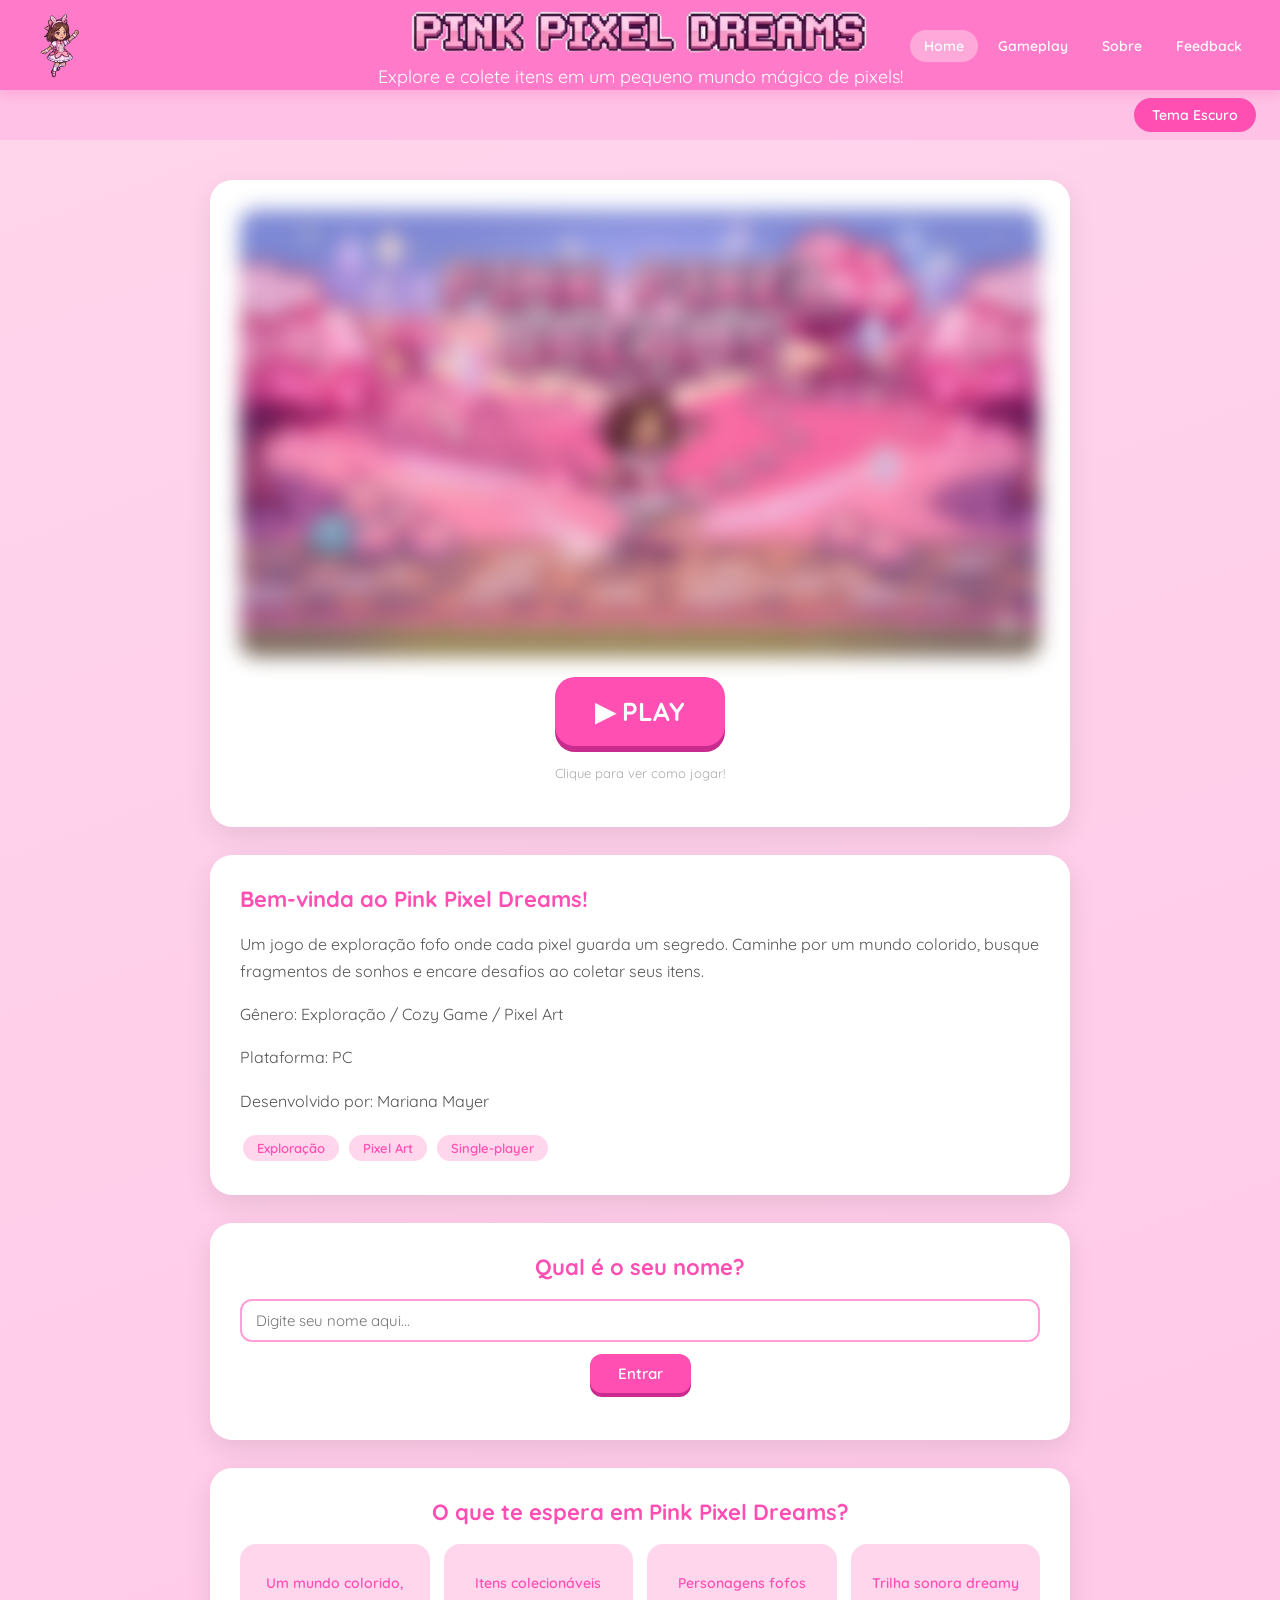
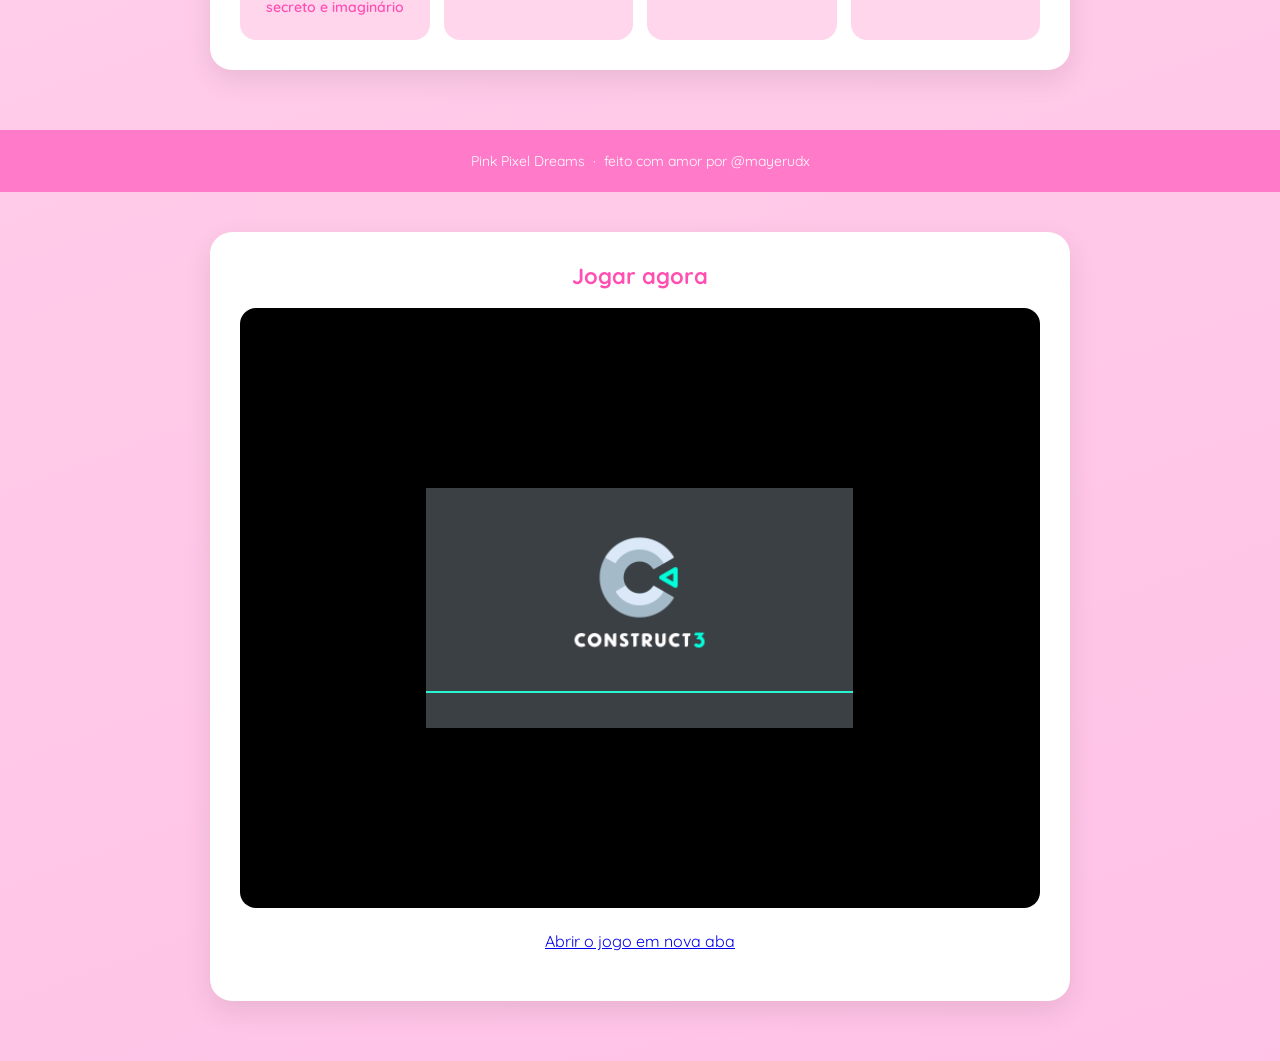
<file: index.html>
<!DOCTYPE html>
<html lang="pt-br">
<head>
  <meta charset="UTF-8">
  <meta name="viewport" content="width=device-width, initial-scale=1.0">
  <title>Pink Pixel Dreams
  </title>
  <link rel="stylesheet" href="style.css">
</head>
<body>

  <nav>
    <a class="nav-logo" href="index.html">
      <img src="imgs/lunavitoria.png" alt="Logo">
    </a>

    <div class="nav-title">
      <img src="imgs/logojogo.png" class="nav-logo-img">
      <p class="nav-title-sub">Explore e colete itens em um pequeno mundo mágico de pixels!
      </p>
    </div>

    <ul class="nav-links">
      <li>
        <a href="index.html" class="active">Home
      </a>
    </li>
      <li>
        <a href="gameplay.html">Gameplay
        </a>
      </li>
      <li>
        <a href="sobre.html">Sobre
        </a>
      </li>
      <li>
        <a href="feedback.html">Feedback
        </a>
      </li>
    </ul>
    <button class="hamburger" id="hamburger" aria-label="Menu">
      <span></span><span></span><span></span>
    </button>
  </nav>

  <div class="barra-tema">
    <button id="btnTema" onclick="alterarTema()"> Tema Escuro
    </button>
  </div>

  <div class="mobile-menu" id="mobileMenu">
    <a href="index.html" class="active"> Home
    </a>
    <a href="gameplay.html"> Gameplay
    </a>
    <a href="sobre.html"> Sobre
    </a>
    <a href="feedback.html"> Feedback
    </a>
  </div>

  <div class="container">

    <div class="box box-center" id="caixa1">
      <img id="imgJogo" src="imgs/ilustraçaojogo.png" class="img-jogo">
      <button class="play" onclick="window.location.href='gameplay.html'">▶ PLAY</button>
      <p class="texto-clique">Clique para ver como jogar!
      </p>
    </div>

    <div class="box" id="caixa2">
      <h2>Bem-vinda ao Pink Pixel Dreams!
      </h2>
      <p id="descricaoJogo">
      </p>
      <p id="generoJogo">
      </p>
      <p id="plataformaJogo">
      </p>
      <p id="desenvolvedoraJogo">
      </p>
      <div class="tags-container">
        <span class="tag">Exploração</span>
        <span class="tag">Pixel Art</span>
        <span class="tag">Single-player</span>
      </div>
    </div>

    <div class="box box-center" id="caixa3">
      <h2>Qual é o seu nome? 
      </h2>
      <input type="text" id="inputNome" placeholder="Digite seu nome aqui..." class="input-nome">
      <button onclick="saudar()" class="btn-entrar">Entrar </button>
      <p id="saudacao" class="texto-saudacao">
      </p>
    </div>

    <div class="box box-center" id="caixa4">
      <h2>O que te espera em Pink Pixel Dreams?
      </h2>
      <div class="grid-cards">
        <div class="card-item">
          <div class="card-icone">
          </div>
          <p class="card-texto">Um mundo colorido, secreto e imaginário
          </p>
        </div>
        <div class="card-item">
          <div class="card-icone">
          </div>
          <p class="card-texto">Itens colecionáveis
          </p>
        </div>
        <div class="card-item">
          <div class="card-icone">
          </div>
          <p class="card-texto">Personagens fofos
          </p>
        </div>
        <div class="card-item">
          <div class="card-icone">
          </div>
          <p class="card-texto">Trilha sonora dreamy
          </p>
        </div>
      </div>
    </div>

  </div>

  <footer>
    Pink Pixel Dreams &nbsp;·&nbsp; feito com amor por @mayerudx 
  </footer>

  <script src="nav.js"></script>
  <script>

  
    const nomeJogo = "Pink Pixel Dreams"
    const descricao = "Um jogo de exploração fofo onde cada pixel guarda um segredo. Caminhe por um mundo colorido, busque fragmentos de sonhos e encare desafios ao coletar seus itens."
    const genero = " Gênero: Exploração / Cozy Game / Pixel Art"
    const plataforma = " Plataforma: PC"
    const desenvolvedora = " Desenvolvido por: Mariana Mayer"


    document.getElementById("descricaoJogo").innerHTML = descricao
    document.getElementById("generoJogo").innerHTML = genero
    document.getElementById("plataformaJogo").innerHTML = plataforma
    document.getElementById("desenvolvedoraJogo").innerHTML = desenvolvedora

    
    const anoLancamento = 2026
    var anoAtual = new Date().getFullYear()

    if (anoAtual === anoLancamento) {
      alert("Grande Lançamento! Pink Pixel Dreams chegou esse ano!")
    }

    
    var idade = prompt("Olá! Quantos anos você tem?")

    if (idade >= 10) {
      alert("Acesso liberado! Bem-vinda ao Pink Pixel Dreams! ")
      document.getElementById("imgJogo").style.filter = "blur(0px)"
    } else {
      alert("Acesso negado! Este jogo é para maiores de 10 anos. ")
    }

    
    function saudar() {
      var nome = document.getElementById("inputNome").value
      document.getElementById("saudacao").innerHTML = "Olá, " + nome + "! Seja bem-vinda ao Pink Pixel Dreams! 🌸"
    }

    
    var temaEscuro = false

    if (localStorage.getItem("tema") === "escuro") {
      temaEscuro = true
      document.body.style.background = "linear-gradient(160deg, #2d1b4e, #1a0a2e)"
      document.body.style.color = "white"
      document.querySelector("nav").style.background = "#1a0a2e"
      document.querySelector(".barra-tema").style.background = "#2d1b4e"
      document.getElementById("caixa1").style.background = "#3b2060"
      document.getElementById("caixa2").style.background = "#3b2060"
      document.getElementById("caixa3").style.background = "#3b2060"
      document.getElementById("caixa4").style.background = "#3b2060"
      document.getElementById("caixa1").style.color = "white"
      document.getElementById("caixa2").style.color = "white"
      document.getElementById("caixa3").style.color = "white"
      document.getElementById("caixa4").style.color = "white"
      document.getElementById("btnTema").innerHTML = "Tema Claro"

      const paragrafos = document.getElementsByTagName("p")
      const i = 0
      while (i < paragrafos.length) {
        paragrafos[i].style.color = "white"
        i = i + 1
      }
    }

    
    function alterarTema() {
      const btn = document.getElementById("btnTema")
      const caixa1 = document.getElementById("caixa1")
      const caixa2 = document.getElementById("caixa2")
      const caixa3 = document.getElementById("caixa3")
      const caixa4 = document.getElementById("caixa4")

      temaEscuro = !temaEscuro

      if (temaEscuro) {
        document.body.style.background = "linear-gradient(160deg, #2d1b4e, #1a0a2e)"
        document.body.style.color = "white"
        document.querySelector("nav").style.background = "#1a0a2e"
        document.querySelector(".barra-tema").style.background = "#2d1b4e"
        caixa1.style.background = "#3b2060"
        caixa2.style.background = "#3b2060"
        caixa3.style.background = "#3b2060"
        caixa4.style.background = "#3b2060"
        caixa1.style.color = "white"
        caixa2.style.color = "white"
        caixa3.style.color = "white"
        caixa4.style.color = "white"
        btn.innerHTML = "Tema Claro"
        localStorage.setItem("tema", "escuro")

        var paragrafos = document.getElementsByTagName("p")
        var i = 0
        while (i < paragrafos.length) {
          paragrafos[i].style.color = "white"
          i = i + 1
        }

      } else {
        document.body.style.background = ""
        document.body.style.color = ""
        document.querySelector("nav").style.background = ""
        document.querySelector(".barra-tema").style.background = ""
        caixa1.style.background = ""
        caixa2.style.background = ""
        caixa3.style.background = ""
        caixa4.style.background = ""
        caixa1.style.color = ""
        caixa2.style.color = ""
        caixa3.style.color = ""
        caixa4.style.color = ""
        btn.innerHTML = " Tema Escuro"
        localStorage.setItem("tema", "claro")

        var paragrafos = document.getElementsByTagName("p")
        var i = 0
        while (i < paragrafos.length) {
          paragrafos[i].style.color = ""
          i = i + 1
        }
      }
    }

  </script>

  <div class="container">
    <div class="box box-center">
      <h2> Jogar agora</h2>
      <iframe width="100%" height="600" src="jogo/index.html" style="border:none; border-radius:16px"></iframe>
      <p><a href="jogo/index.html" target="_blank">Abrir o jogo em nova aba</a></p>
    </div>
  </div>

  </body>
</html>
</body>
</html>
</file>
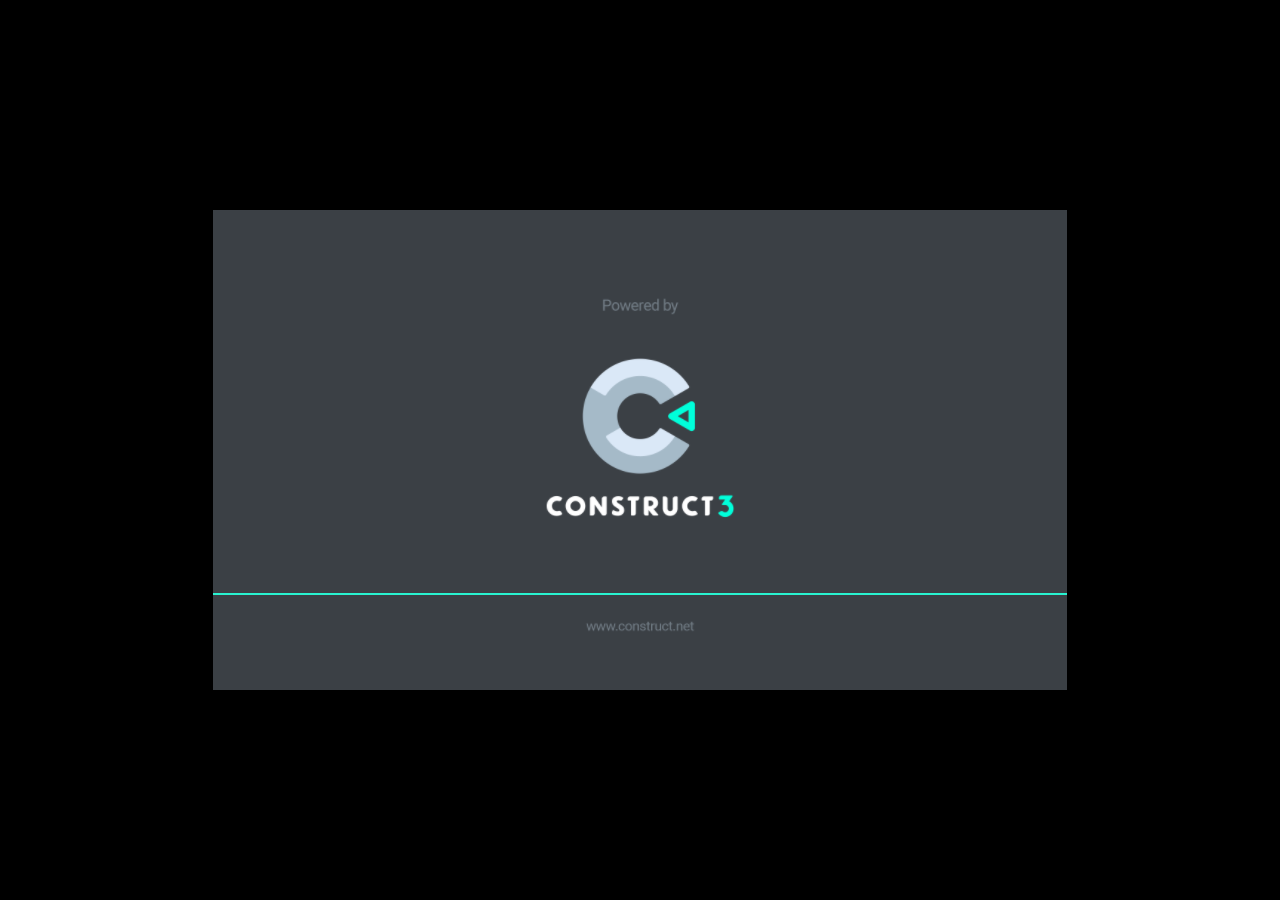
<file: jogo/index.html>
<!DOCTYPE html>
<html>
<head>
    <meta charset="UTF-8">
	<title>pink pixel dreams</title>
	<meta name="viewport" content="width=device-width, initial-scale=1.0, maximum-scale=1.0, minimum-scale=1.0, user-scalable=no">
	
	<!-- Made with Construct, the game and app creator :: https://www.construct.net -->
	<meta name="generator" content="Scirra Construct">



	<link rel="manifest" href="appmanifest.json">
	<link rel="apple-touch-icon" sizes="128x128" href="icons/icon-128.png">
	<link rel="apple-touch-icon" sizes="256x256" href="icons/icon-256.png">
	<link rel="apple-touch-icon" sizes="512x512" href="icons/icon-512.png">
	<link rel="icon" type="image/png" href="icons/icon-512.png">

	<link rel="stylesheet" href="style.css">



</head> 
 
<body>

	

<script>
if (location.protocol.substr(0, 4) === "file")
{
	alert("Web exports won't work until you upload them. (When running on the file: protocol, browsers block many features from working for security reasons.)");
}
</script>
	
	<noscript>
		<div id="notSupportedWrap">
			<h2 id="notSupportedTitle">This content requires JavaScript</h2>
			<p class="notSupportedMessage">JavaScript appears to be disabled. Please enable it to view this content.</p>
		</div>
	</noscript>
	<script src="scripts/modernjscheck.js"></script>
	<script src="scripts/supportcheck.js"></script>
	<script src="scripts/offlineclient.js" type="module"></script>
	<script src="scripts/main.js" type="module"></script>
	<script src="scripts/register-sw.js" type="module"></script>

</body> 
</html>
</file>
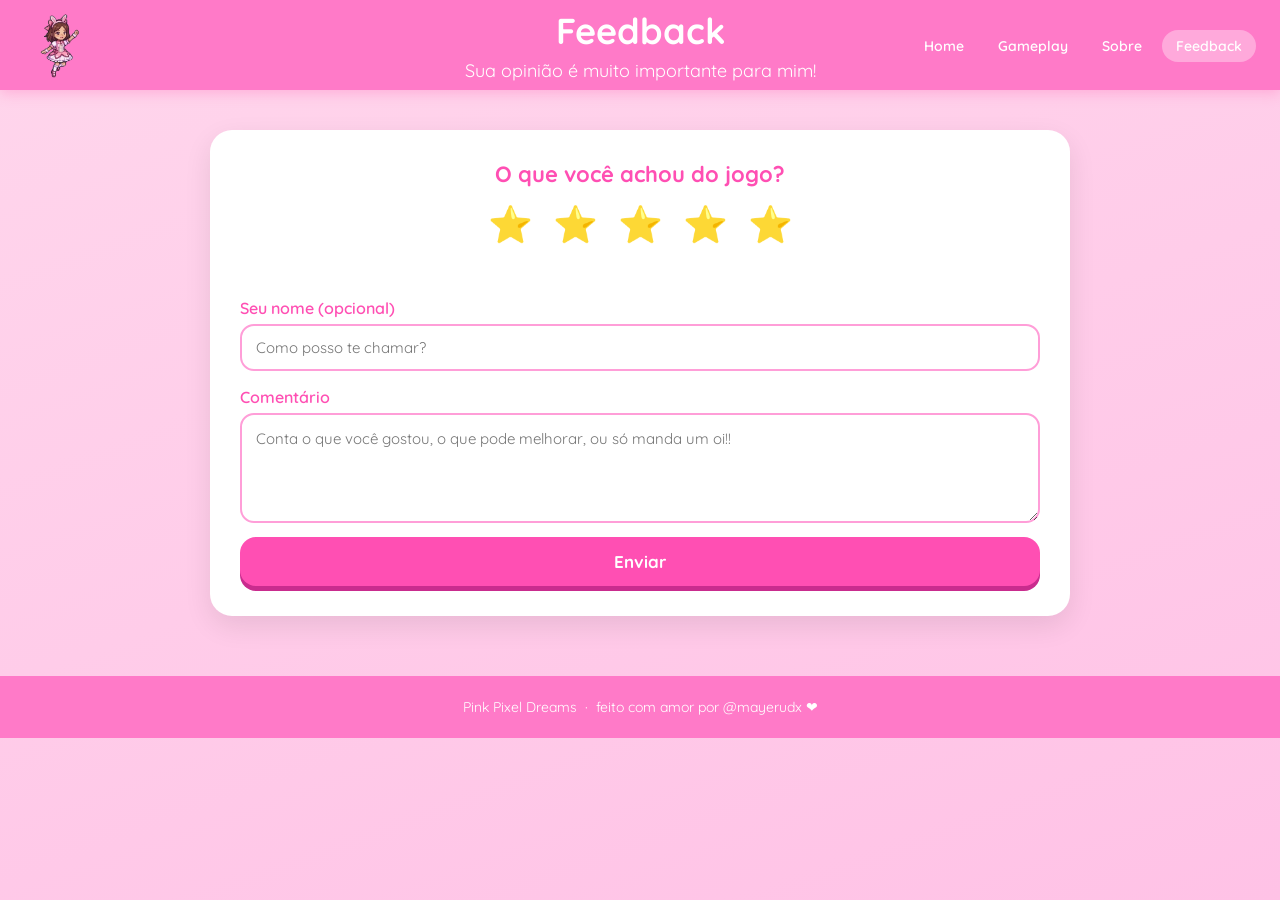
<file: feedback.html>
<!DOCTYPE html>
<html lang="pt-br">
<head>
  <meta charset="UTF-8">
  <meta name="viewport" content="width=device-width, initial-scale=1.0">
  <title>Feedback · Pink Pixel Dreams
  </title>
  <link rel="stylesheet" href="style.css">
</head>
<body>

  <nav>
    <a class="nav-logo" href="index.html">
      <img src="imgs/lunavitoria.png" alt="Logo">
    </a>

    <div class="nav-title">
      <p class="nav-title-main">Feedback
      </p>
      <p class="nav-title-sub">Sua opinião é muito importante para mim!
      </p>
    </div>

    <ul class="nav-links">
      <li>
        <a href="index.html">Home</a>
      </li>
      <li>
        <a href="gameplay.html">Gameplay
        </a>
      </li>
      <li>
        <a href="sobre.html">Sobre
        </a>
      </li>
      <li>
        <a href="feedback.html" class="active">Feedback
        </a>
      </li>
    </ul>
    <button class="hamburger" id="hamburger" aria-label="Menu">
      <span></span><span></span><span></span>
    </button>
  </nav>

  <div class="page-title-mobile">
    <p class="ptm-main">Feedback
    </p>
    <p class="ptm-sub">Sua opinião é muito importante para mim!
    </p>
  </div>

  <div class="mobile-menu" id="mobileMenu">
    <a href="index.html"> Home
    </a>
    <a href="gameplay.html"> Gameplay
    </a>
    <a href="sobre.html"> Sobre
    </a>
    <a href="feedback.html" class="active"> Feedback
    </a>
  </div>


  <div class="container">

    <div class="box" id="caixa1">
      <h2 style="text-align:center">O que você achou do jogo?
      </h2>


      <div class="stars-row" id="starsRow" aria-label="Avaliação">
        <button class="star-btn" data-val="1" aria-label="1 estrela">⭐</button>
        <button class="star-btn" data-val="2" aria-label="2 estrelas">⭐</button>
        <button class="star-btn" data-val="3" aria-label="3 estrelas">⭐</button>
        <button class="star-btn" data-val="4" aria-label="4 estrelas">⭐</button>
        <button class="star-btn" data-val="5" aria-label="5 estrelas">⭐</button>
      </div>
      <p id="starLabel" style="text-align:center; color:#ff9ed8; font-size:15px; min-height:22px; margin:0 0 20px"></p>

      <div class="feedback-form">
        <label for="nome">Seu nome (opcional)
        </label>
        <input type="text" id="nome" placeholder="Como posso te chamar?" autocomplete="off">

        <label for="comentario">Comentário
        </label>
        <textarea id="comentario" placeholder="Conta o que você gostou, o que pode melhorar, ou só manda um oi!!"></textarea>

        <button
           class="btn-send" onclick="enviarFeedback()">Enviar 
        </button>
      </div>
    </div>

    <div class="box success-msg" id="caixa2">
      <div
       style="font-size:50px; margin-bottom:10px">
      </div>
      <p style="font-size:22px; font-weight:700; color:#ff4fb3; margin:0 0 8px">Obrigada pelo feedback!
      </p>
      <p style="color:#888">Sua opinião me ajuda muito a melhorar o jogo!!
      </p>
      <button class="btn-send" style="margin-top:10px" onclick="voltarForm()">Enviar outro feedback
      </button>
    </div>

    <div class="box" id="caixa3" style="display:none">
      <h2>💬 Feedbacks recentes
      </h2>
      <div id="listaFeedbacks" style="display:flex; flex-direction:column; gap:12px; margin-top:8px">
      </div>
    </div>

  </div>

  <footer>
    Pink Pixel Dreams &nbsp;·&nbsp; feito com amor por @mayerudx ❤
  </footer>

  <script src="nav.js">
  </script>
  <script>

  
    let notaSelecionada = 0;
    const feedbacks = [];

    const stars   = document.querySelectorAll('.star-btn');
    const starLbl = document.getElementById('starLabel');

    function pintarEstrel(n) {
      stars.forEach((s, i) => {
        if (i < n) {
          s.textContent = '⭐';
          s.classList.add('lit');
        } else {
          s.textContent = '🌟';
          s.classList.remove('lit');
        }
      });
    }

    stars.forEach(btn => {
      btn.addEventListener('mouseenter', () => {
        const v = +btn.dataset.val;
        pintarEstrel(v);
        starLbl.textContent = labels[v];
      });
      btn.addEventListener('mouseleave', () => {
        pintarEstrel(notaSelecionada);
        starLbl.textContent = notaSelecionada ? labels[notaSelecionada] : '';
      });
      btn.addEventListener('click', () => {
        notaSelecionada = +btn.dataset.val;
        pintarEstrel(notaSelecionada);
        starLbl.textContent = labels[notaSelecionada];
      });
    });

    function enviarFeedback() {
      const nome       = document.getElementById('nome').value.trim();
      const comentario = document.getElementById('comentario').value.trim();

      if (!notaSelecionada) {
        starLbl.textContent = '⚠️ Escolha uma nota antes de enviar!';
        starLbl.style.color = '#ff7ac8';
        return;
      }
      if (!comentario) {
        document.getElementById('comentario').focus();
        return;
      }

      feedbacks.unshift({ nome: nome || 'Anônimo ', nota: notaSelecionada, comentario });

      document.getElementById('caixa1').style.display = 'none';
      document.getElementById('caixa2').style.display = 'block';
      renderFeedbacks();
    }

    function voltarForm() {
      document.getElementById('caixa1').style.display = 'block';
      document.getElementById('caixa2').style.display = 'none';
      document.getElementById('nome').value       = '';
      document.getElementById('comentario').value = '';
      notaSelecionada = 0;
      pintarEstrel(0);
      starLbl.textContent = '';
      starLbl.style.color = '#ff9ed8';
    }

    function renderFeedbacks() {
      if (!feedbacks.length) return;
      const lista = document.getElementById('listaFeedbacks');
      const box   = document.getElementById('caixa3');
      box.style.display = 'block';
      lista.innerHTML = feedbacks.map(f => `
        <div style="background:#ffd6ec; border-radius:14px; padding:14px 16px">
          <div style="display:flex; justify-content:space-between; align-items:center; margin-bottom:6px; flex-wrap:wrap; gap:4px">
            <span style="font-weight:700; color:#ff4fb3">${f.nome}</span>
            <span style="font-size:18px">${'⭐'.repeat(f.nota)}</span>
          </div>
          <p style="margin:0; font-size:14px; color:#555">${f.comentario}</p>
        </div>
      `).join('');
    }
  </script>

  <script>
    if (localStorage.getItem("tema") === "escuro") {
      document.body.style.background = "linear-gradient(160deg, #2d1b4e, #1a0a2e)"
      document.body.style.color = "white"
      document.querySelector("nav").style.background = "#1a0a2e"
      document.getElementById("caixa1").style.background = "#3b2060"
      document.getElementById("caixa2").style.background = "#3b2060"
      document.getElementById("caixa1").style.color = "white"
      document.getElementById("caixa2").style.color = "white"

      var paragrafos = document.getElementsByTagName("p")
      var i = 0
      while (i < paragrafos.length) {
        paragrafos[i].style.color = "white"
        i = i + 1
      }
    }
  </script>
</body>
</html>
</file>
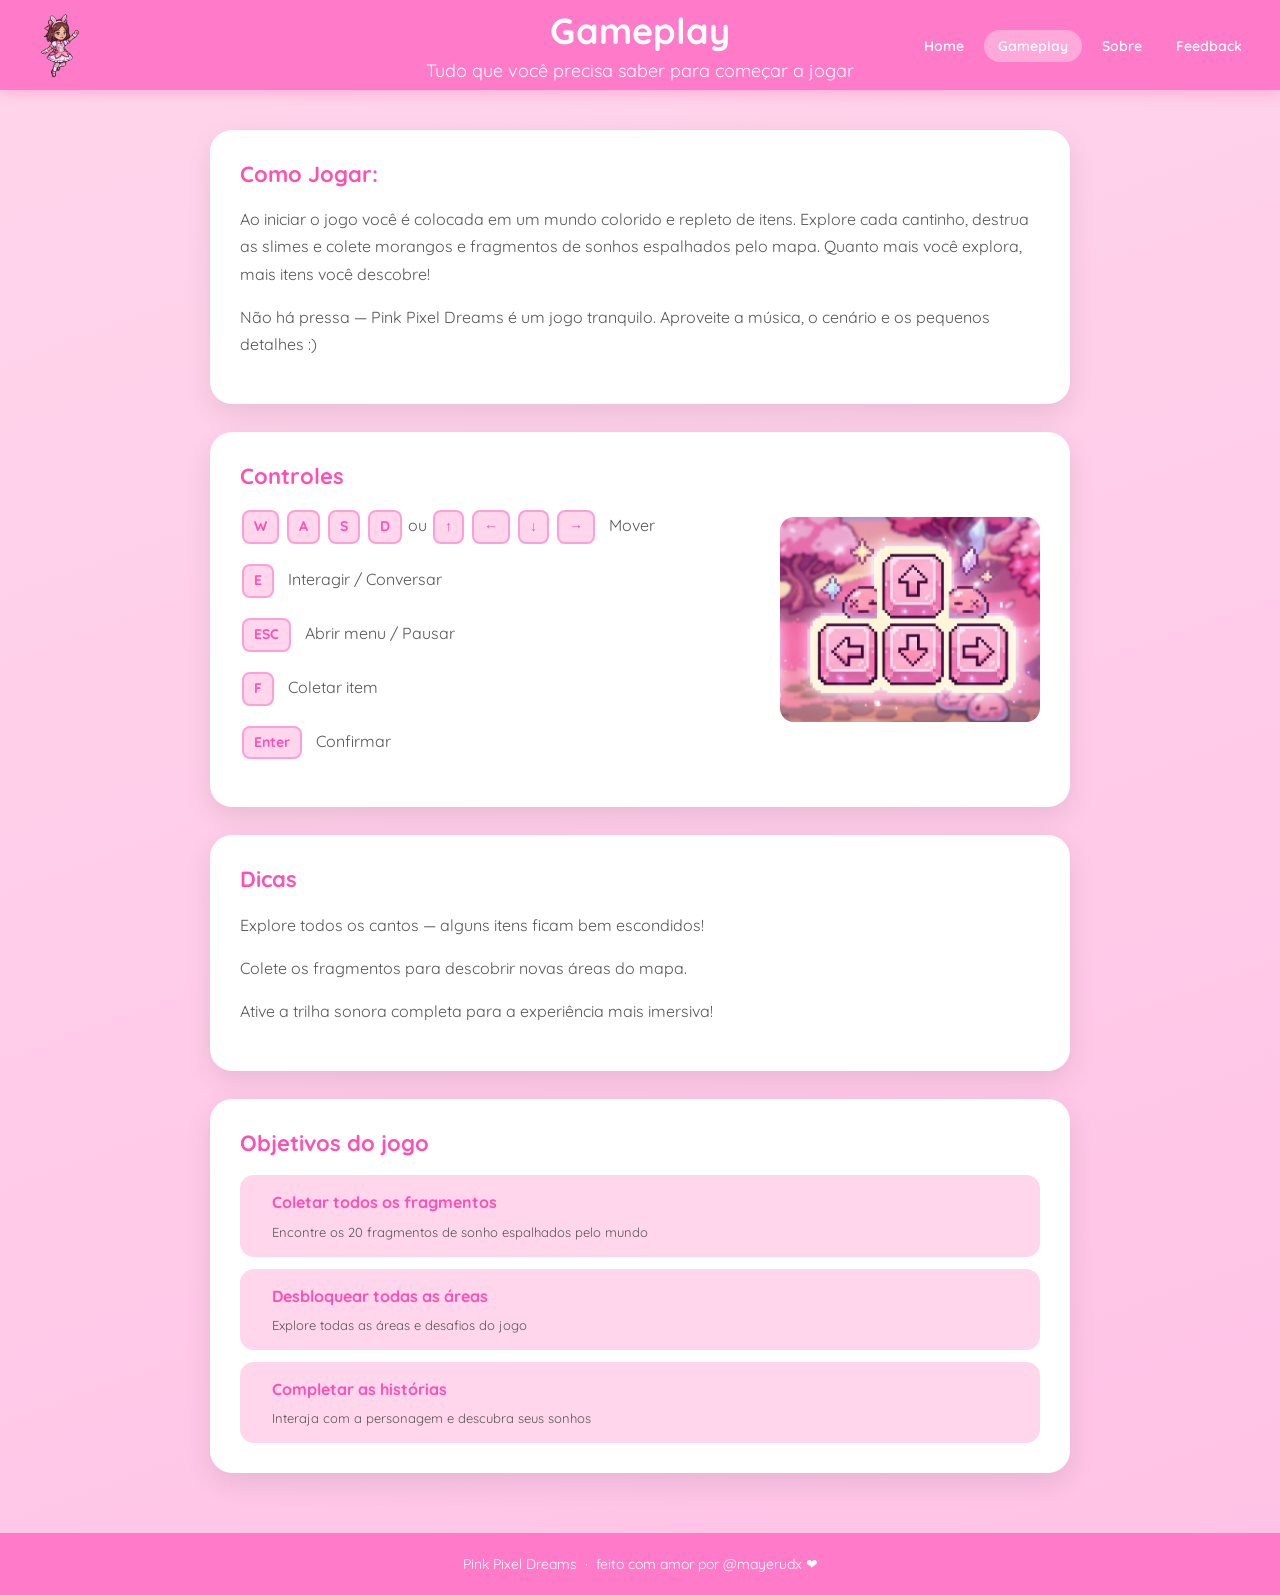
<file: gameplay.html>
<!DOCTYPE html>
<html lang="pt-br">
<head>
  <meta charset="UTF-8">
  <meta name="viewport" content="width=device-width, initial-scale=1.0">
  <title>Gameplay · Pink Pixel Dreams
  </title>
  <link rel="stylesheet" href="style.css">
</head>
<body>

  <nav>
    <a class="nav-logo" href="index.html">
      <img src="imgs/lunavitoria.png" alt="Logo">
    </a>

    <div class="nav-title">
      <p class="nav-title-main">Gameplay
      </p>
      <p class="nav-title-sub">Tudo que você precisa saber para começar a jogar
      </p>
    </div>

    <ul class="nav-links">
      <li>
        <a href="index.html">Home
        </a>
      </li>
      <li>
        <a href="gameplay.html" class="active">Gameplay
        </a>
      </li>
      <li>
        <a href="sobre.html">Sobre
        </a>
      </li>
      <li>
        <a href="feedback.html">Feedback
        </a>
      </li>
    </ul>
    <button class="hamburger" id="hamburger" aria-label="Menu">
      <span></span><span></span><span></span>
    </button>
  </nav>

  <div class="page-title-mobile">
    <p class="ptm-main">Gameplay
    </p>
    <p class="ptm-sub">Tudo que você precisa saber para começar a jogar
    </p>
  </div>

  <div class="mobile-menu" id="mobileMenu">
    <a href="index.html"> Home
    </a>
    <a href="gameplay.html" class="active"> Gameplay
    </a>
    <a href="sobre.html"> Sobre
    </a>
    <a href="feedback.html"> Feedback
    </a>
  </div>

  <div class="container">

    <div class="box" id="caixa1">
      <h2>Como Jogar:
      </h2>
      <p>
        Ao iniciar o jogo você é colocada em um mundo colorido e repleto de itens.
        Explore cada cantinho, destrua as slimes e colete morangos e fragmentos de
        sonhos espalhados pelo mapa. Quanto mais você explora, mais itens você descobre!
      </p>
      <p>
        Não há pressa — Pink Pixel Dreams é um jogo tranquilo. Aproveite a música,
        o cenário e os pequenos detalhes :)
      </p>
    </div>

    <div class="box controls-box" id="caixa2">
      <div class="controls-text">
        <h2> Controles
        </h2>
        <p>
          <span class="key">W</span>
          <span class="key">A</span>
          <span class="key">S</span>
          <span class="key">D</span>
          ou
          <span class="key">↑</span>
          <span class="key">←</span>
          <span class="key">↓</span>
          <span class="key">→</span>
          &nbsp; Mover
        </p>
        <p><span class="key">E</span> &nbsp; Interagir / Conversar
        </p>
        <p><span class="key">ESC</span> &nbsp; Abrir menu / Pausar
        </p>
        <p><span class="key">F</span> &nbsp; Coletar item
        </p>
        <p><span class="key">Enter</span> &nbsp; Confirmar
        </p>
      </div>
      <img src="imgs/teclas.png" alt="Imagem das teclas">
    </div>

    <div class="box" id="caixa3">
      <h2>Dicas
      </h2>
      <p>Explore todos os cantos — alguns itens ficam bem escondidos!</p>
      <p>Colete os fragmentos para descobrir novas áreas do mapa.</p>
      <p>Ative a trilha sonora completa para a experiência mais imersiva!</p>
    </div>

    <div class="box" id="caixa4">
      <h2>Objetivos do jogo
      </h2>
      <div class="objetivos">
        <div class="objetivo-item">
          <span class="objetivo-icone"></span>
          <div>
            <p class="objetivo-titulo">Coletar todos os fragmentos</p>
            <p class="objetivo-desc">Encontre os 20 fragmentos de sonho espalhados pelo mundo</p>
          </div>
        </div>
        <div class="objetivo-item">
          <span class="objetivo-icone"></span>
          <div>
            <p class="objetivo-titulo">Desbloquear todas as áreas</p>
            <p class="objetivo-desc">Explore todas as áreas e desafios do jogo</p>
          </div>
        </div>
        <div class="objetivo-item">
          <span class="objetivo-icone"></span>
          <div>
            <p class="objetivo-titulo">Completar as histórias</p>
            <p class="objetivo-desc">Interaja com a personagem e descubra seus sonhos</p>
          </div>
        </div>
      </div>
    </div>

  </div>

  <footer>
    Pink Pixel Dreams &nbsp;·&nbsp; feito com amor por @mayerudx ❤
  </footer>

  <script src="nav.js"></script>
  <script>
    if (localStorage.getItem("tema") === "escuro") {
      document.body.style.background = "linear-gradient(160deg, #2d1b4e, #1a0a2e)"
      document.body.style.color = "white"
      document.querySelector("nav").style.background = "#1a0a2e"
      document.getElementById("caixa1").style.background = "#3b2060"
      document.getElementById("caixa2").style.background = "#3b2060"
      document.getElementById("caixa3").style.background = "#3b2060"
      document.getElementById("caixa4").style.background = "#3b2060"
      document.getElementById("caixa1").style.color = "white"
      document.getElementById("caixa2").style.color = "white"
      document.getElementById("caixa3").style.color = "white"
      document.getElementById("caixa4").style.color = "white"

      var paragrafos = document.getElementsByTagName("p")
      var i = 0
      while (i < paragrafos.length) {
        paragrafos[i].style.color = "white"
        i = i + 1
      }
    }
  </script>
</body>
</html>
</file>
<file: style.css>
@import url('https://fonts.googleapis.com/css2?family=Quicksand:wght@400;600;700&display=swap');

*, *::before, *::after { box-sizing: border-box; }

body {
  margin: 0;
  font-family: 'Quicksand', sans-serif;
  background: linear-gradient(160deg, #ffd6ec, #ffc2e6);
  min-height: 100vh;
  text-align: center;
  overflow-x: hidden;
}

.flower {
  position: fixed; top: -60px;
  font-size: 22px;
  animation: fall linear infinite;
  opacity: 0.75;
  pointer-events: none;
  z-index: 0;
}
@keyframes fall {
  0%   { transform: translateY(-60px) rotate(0deg); }
  100% { transform: translateY(110vh) rotate(360deg); }
}

/* ── NAV ── */
nav {
  position: sticky; top: 0; z-index: 100;
  background: #ff7ac8;
  display: flex; align-items: center; justify-content: space-between;
  padding: 0 24px;
  min-height: 90px;
  box-shadow: 0 4px 12px rgba(255,100,180,0.3);
  flex-wrap: nowrap;
  gap: 8px;
}

.nav-logo {
  font-size: 20px; font-weight: 700;
  color: white; text-decoration: none;
  letter-spacing: 0.5px;
  flex-shrink: 0;
}

.nav-logo img {
  height: 70px;
  vertical-align: middle;
}

/* título central da nav */
.nav-title {
  position: absolute;
  left: 50%;
  transform: translateX(-50%);
  text-align: center;
  pointer-events: none;
  max-width: 50%;
}

.nav-title p {
  margin: 0;
  color: white;
  line-height: 1.3;
}

.nav-title .nav-title-main {
  font-size: clamp(18px, 3.5vw, 36px);
  font-weight: 700;
}

.nav-title .nav-title-sub {
  font-size: clamp(12px, 1.8vw, 18px);
  margin-top: 4px !important;
}

.nav-links {
  display: flex; gap: 6px; align-items: center;
  list-style: none; margin: 0; padding: 0;
  flex-shrink: 0;
}

.nav-links a {
  color: white; text-decoration: none;
  font-size: 14px; font-weight: 600;
  padding: 7px 14px;
  border-radius: 20px;
  transition: background 0.2s, transform 0.15s;
  white-space: nowrap;
}
.nav-links a:hover   { background: rgba(255,255,255,0.25); transform: translateY(-1px); }
.nav-links a.active  { background: rgba(255,255,255,0.35); }

/* hamburger */
.hamburger {
  display: none;
  flex-direction: column; gap: 5px;
  background: none; border: none; cursor: pointer;
  padding: 6px;
  flex-shrink: 0;
}
.hamburger span {
  display: block; width: 24px; height: 2.5px;
  background: white; border-radius: 4px;
  transition: all 0.3s;
}
.hamburger.open span:nth-child(1) { transform: translateY(7.5px) rotate(45deg); }
.hamburger.open span:nth-child(2) { opacity: 0; }
.hamburger.open span:nth-child(3) { transform: translateY(-7.5px) rotate(-45deg); }

/* mobile menu — agora usa top dinâmico via JS ou top fixo correto */
.mobile-menu {
  display: none;
  position: fixed; top: 90px; left: 0; right: 0;
  background: #ff7ac8;
  flex-direction: column; gap: 4px;
  padding: 12px 20px 18px;
  z-index: 99;
  box-shadow: 0 8px 20px rgba(255,100,180,0.3);
}
.mobile-menu.open { display: flex; }
.mobile-menu a {
  color: white; text-decoration: none;
  font-size: 16px; font-weight: 600;
  padding: 10px 16px; border-radius: 16px;
  transition: background 0.2s;
  text-align: left;
}
.mobile-menu a:hover  { background: rgba(255,255,255,0.25); }
.mobile-menu a.active { background: rgba(255,255,255,0.35); }

@media (max-width: 680px) {
  .nav-links  { display: none; }
  .hamburger  { display: flex; }
  .nav-title  { display: none; } /* oculta título na nav em mobile — aparece no container */
}

/* ── HEADER ── */
header {
  background: #ff7ac8;
  padding: 40px 20px 36px;
  color: white;
  position: relative; z-index: 1;
}
header h1   { font-size: clamp(28px, 6vw, 52px); margin: 0; font-weight: 700; }
.subtitle   { font-size: 17px; margin-top: 10px; opacity: 0.95; }

/* ── TÍTULO MOBILE (exibido abaixo da nav em telas pequenas) ── */
.page-title-mobile {
  display: none;
  background: #ff7ac8;
  color: white;
  text-align: center;
  padding: 16px 20px 14px;
}
.page-title-mobile p {
  margin: 0;
  color: white;
}
.page-title-mobile .ptm-main { font-size: 26px; font-weight: 700; }
.page-title-mobile .ptm-sub  { font-size: 14px; margin-top: 4px !important; opacity: 0.9; }

@media (max-width: 680px) {
  .page-title-mobile { display: block; }
}

/* ── CONTAINER ── */
.container {
  width: min(90%, 860px);
  margin: auto;
  margin-top: 40px;
  padding-bottom: 60px;
  position: relative; z-index: 1;
}

/* ── BOX ── */
.box {
  background: white;
  padding: 30px;
  margin-top: 28px;
  border-radius: 22px;
  box-shadow: 0 10px 28px rgba(0,0,0,0.09);
  transition: transform 0.2s, box-shadow 0.2s;
  text-align: left;
}
.box:hover {
  transform: translateY(-3px);
  box-shadow: 0 16px 36px rgba(255,100,180,0.18);
}
.box h2 { color: #ff4fb3; margin-top: 0; font-size: 22px; }
p       { color: #555; line-height: 1.7; }

/* ── BOTÃO PLAY ── */
.play {
  background: #ff4fb3; color: white;
  border: none; padding: 18px 40px;
  font-size: clamp(18px, 4vw, 26px);
  font-family: 'Quicksand', sans-serif;
  font-weight: 700; border-radius: 20px; cursor: pointer;
  transition: all 0.2s;
  box-shadow: 0 6px #c92c8e;
  display: block; margin: 16px auto 0;
  width: fit-content;
}
.play:hover  { transform: translateY(-3px); box-shadow: 0 9px #c92c8e; }
.play:active { transform: translateY(2px);  box-shadow: 0 3px #c92c8e; }

/* ── IMAGE SPACE ── */
.image-space {
  width: 100%; height: 200px;
  background: #ffd6ec; border-radius: 16px;
  display: flex; align-items: center; justify-content: center;
  margin-bottom: 22px; font-size: 16px; color: #ff4fb3;
  border: 5px solid #ff9ed8;
}

/* ── CONTROLES ── */
.controls-box   { display: flex; align-items: center; gap: 20px; flex-wrap: wrap; }
.controls-text  { flex: 1; min-width: 200px; }
.controls-image {
  width: 160px; height: 120px; flex-shrink: 0;
  background: #ffd6ec; border-radius: 14px;
  display: flex; align-items: center; justify-content: center;
  color: #ff4fb3; font-size: 14px;
  border: 4px solid #ff9ed8;
}

/* imagem de teclas dentro do controls-box */
.controls-box img {
  width: 100%;
  max-width: 260px;
  height: auto;
  border-radius: 14px;
  flex-shrink: 0;
}

/* ── KEY BADGE ── */
.key {
  display: inline-block;
  background: #ffd6ec; color: #ff4fb3;
  border: 2px solid #ff9ed8;
  border-radius: 8px; padding: 3px 10px;
  font-weight: 700; font-size: 14px;
  margin: 2px;
}

/* ── FEEDBACK ── */
.stars-row { display: flex; gap: 8px; justify-content: center; margin: 12px 0; flex-wrap: wrap; }
.star-btn {
  background: none; border: none;
  font-size: 36px; cursor: pointer;
  transition: transform 0.15s;
  line-height: 1;
}
.star-btn:hover { transform: scale(1.25); }
.star-btn.lit   { filter: drop-shadow(0 0 4px #ffb347); }

.feedback-form { text-align: left; }
.feedback-form label { display: block; color: #ff4fb3; font-weight: 600; margin-bottom: 6px; }
.feedback-form textarea {
  width: 100%; padding: 14px;
  border: 2px solid #ff9ed8; border-radius: 14px;
  font-family: 'Quicksand', sans-serif; font-size: 15px;
  resize: vertical; min-height: 110px;
  outline: none; transition: border 0.2s;
  color: #444;
}
.feedback-form textarea:focus { border-color: #ff4fb3; }
.feedback-form input[type=text] {
  width: 100%; padding: 12px 14px;
  border: 2px solid #ff9ed8; border-radius: 14px;
  font-family: 'Quicksand', sans-serif; font-size: 15px;
  outline: none; transition: border 0.2s; color: #444;
  margin-bottom: 16px;
}
.feedback-form input:focus { border-color: #ff4fb3; }

.btn-send {
  background: #ff4fb3; color: white;
  border: none; padding: 14px 36px;
  font-size: 17px; font-family: 'Quicksand', sans-serif;
  font-weight: 700; border-radius: 16px; cursor: pointer;
  box-shadow: 0 5px #c92c8e;
  transition: all 0.2s; margin-top: 10px;
  width: 100%;
}
.btn-send:hover  { transform: translateY(-2px); box-shadow: 0 7px #c92c8e; }
.btn-send:active { transform: translateY(2px);  box-shadow: 0 3px #c92c8e; }

.success-msg {
  display: none; text-align: center;
  color: #ff4fb3; font-size: 20px; font-weight: 700;
  padding: 20px;
}

/* ── SOBRE ── */
.tag {
  display: inline-block;
  background: #ffd6ec; color: #ff4fb3;
  border-radius: 20px; padding: 5px 14px;
  font-size: 13px; font-weight: 600; margin: 4px 3px;
}
.persona-card {
  display: flex; align-items: flex-start; gap: 20px;
  flex-wrap: wrap;
}
.persona-avatar {
  width: 100px; height: 100px; flex-shrink: 0;
  background: #ffd6ec; border-radius: 50%;
  border: 4px solid #ff9ed8;
  display: flex; align-items: center; justify-content: center;
  font-size: 44px;
  overflow: hidden; /* garante que a imagem não vaze do círculo */
}

/* imagem dentro do avatar — corrige o overflow */
.persona-avatar img {
  width: 100%;
  height: 100%;
  object-fit: cover;
  border-radius: 50%;
}

/* ── FOOTER ── */
footer {
  background: #ff7ac8; color: white;
  padding: 22px 16px; font-size: 14px;
  position: relative; z-index: 1;
}
footer a { color: white; opacity: 0.8; }

/* ── RESPONSIVE ── */
@media (max-width: 860px) {
  .container { width: 94%; }
}

@media (max-width: 680px) {
  nav { min-height: 70px; padding: 0 16px; }
  .nav-logo img { height: 52px; }
  .controls-box { flex-direction: column; }
  .controls-box img { max-width: 100%; }
  .controls-image { width: 100%; height: 100px; }
  .persona-card { flex-direction: column; align-items: center; }
  .persona-avatar { width: 90px; height: 90px; }
  .box { padding: 20px 16px; }
  .mobile-menu { top: 70px; }
  .btn-send { font-size: 15px; padding: 12px 24px; }
}

@media (max-width: 400px) {
  .star-btn { font-size: 28px; }
  .box h2 { font-size: 18px; }
}
/* ── HOME ── */
.nav-logo-img {
  height: 60px;
  display: block;
  margin: auto;
}

.barra-tema {
  text-align: right;
  padding: 8px 24px;
  background: #ffc2e6;
}

.barra-tema button {
  background: #ff4fb3;
  color: white;
  border: none;
  padding: 8px 18px;
  border-radius: 20px;
  font-size: 14px;
  font-family: 'Quicksand', sans-serif;
  font-weight: 600;
  cursor: pointer;
}

.box-center { text-align: center; }

.img-jogo {
  width: 100%;
  border-radius: 16px;
  height: auto;
  filter: blur(10px);
}

.texto-clique {
  text-align: center;
  margin-top: 16px;
  color: #aaa;
  font-size: 13px;
}

.tags-container { margin-top: 16px; }

.input-nome {
  padding: 10px 14px;
  border: 2px solid #ff9ed8;
  border-radius: 12px;
  font-size: 15px;
  width: 100%;
  font-family: 'Quicksand', sans-serif;
  outline: none;
  margin-bottom: 12px;
}

.btn-entrar {
  background: #ff4fb3;
  color: white;
  border: none;
  padding: 10px 28px;
  border-radius: 12px;
  font-size: 15px;
  font-family: 'Quicksand', sans-serif;
  font-weight: 600;
  cursor: pointer;
  box-shadow: 0 4px #c92c8e;
}

.texto-saudacao {
  margin-top: 14px;
  font-size: 17px;
  font-weight: 600;
  color: #ff4fb3;
}

.grid-cards {
  display: grid;
  grid-template-columns: repeat(auto-fit, minmax(140px, 1fr));
  gap: 14px;
  margin-top: 16px;
}

.card-item {
  background: #ffd6ec;
  border-radius: 16px;
  padding: 20px 12px;
}

.card-icone { font-size: 32px; }

.card-texto {
  margin: 8px 0 0;
  font-weight: 600;
  color: #ff4fb3;
  font-size: 14px;
}
/* ── OBJETIVOS ── */
.objetivos {
  display: flex;
  flex-direction: column;
  gap: 12px;
  margin-top: 8px;
}

.objetivo-item {
  display: flex;
  align-items: center;
  gap: 14px;
  background: #ffd6ec;
  border-radius: 14px;
  padding: 14px 18px;
}

.objetivo-icone { font-size: 26px; }

.objetivo-titulo {
  margin: 0;
  font-weight: 700;
  color: #ff4fb3;
}

.objetivo-desc {
  margin: 4px 0 0;
  font-size: 13px;
}
</file>
<file: jogo/style.css>
html, body {
	padding: 0;
	margin: 0;
	overflow: hidden;
	height: 100%;
}

body {
	background: #000000;
	color: white;
}

input[type="file"] {
	color: black;
}

/* for scaling checkboxes according to the font size */
.c3-auto-size-checkbox {
	font-size: 1em;
	width: 1em;
	height: 1em;
	vertical-align: bottom;
	margin: 0.1em 0.25em;
}

html, body, canvas {
	touch-action-delay: none;
	touch-action: none;
}

canvas, .c3htmlwrap {
	position: absolute;
}

.c3htmlwrap {
	contain: strict;
}

.c3overlay {
	pointer-events: none;
}

.c3htmlwrap[interactive] > * {
	pointer-events: auto;
}

/* HACK - work around elements being selectable only in iOS WKWebView for some reason */
html[ioswebview] .c3htmlwrap,
html[ioswebview] canvas {
	-webkit-user-select: none;
	user-select: none;
}

html[ioswebview] .c3htmlwrap > * {
	-webkit-user-select: auto;
	user-select: auto;
}

#notSupportedWrap {
	margin: 2em auto 1em auto;
	width: 75%;
	max-width: 45em;
	border: 2px solid #aaa;
	border-radius: 1em;
	padding: 2em;
	background-color: #f0f0f0;
	font-family: "Segoe UI", Frutiger, "Frutiger Linotype", "Dejavu Sans", "Helvetica Neue", Arial, sans-serif;
	color: black;
}

#notSupportedTitle {
	font-size: 1.8em;
}

.notSupportedMessage {
	font-size: 1.2em;
}

.notSupportedMessage em {
	color: #888;
}

/* bbcode styles */
.bbCodeH1 {
	font-size: 2em;
	font-weight: bold;
}

.bbCodeH2 {
	font-size: 1.5em;
	font-weight: bold;
}

.bbCodeH3 {
	font-size: 1.25em;
	font-weight: bold;
}

.bbCodeH4 {
	font-size: 1.1em;
	font-weight: bold;
}

.bbCodeItem::before {
	content: " • ";
}

/* For text icons converted to HTML: size the height to the line height
   preserving the aspect ratio. Also add position: relative as that allows
   just adding a 'top' style for the iconoffsety style. */
.c3-text-icon {
	height: 1em;
	width: auto;
	position: relative;
}

/* screen reader text */
.c3-screen-reader-text {
	position: absolute;
	width: 1px;
    height: 1px;
    overflow: hidden;
    clip: rect(1px, 1px, 1px, 1px);
}
</file>
